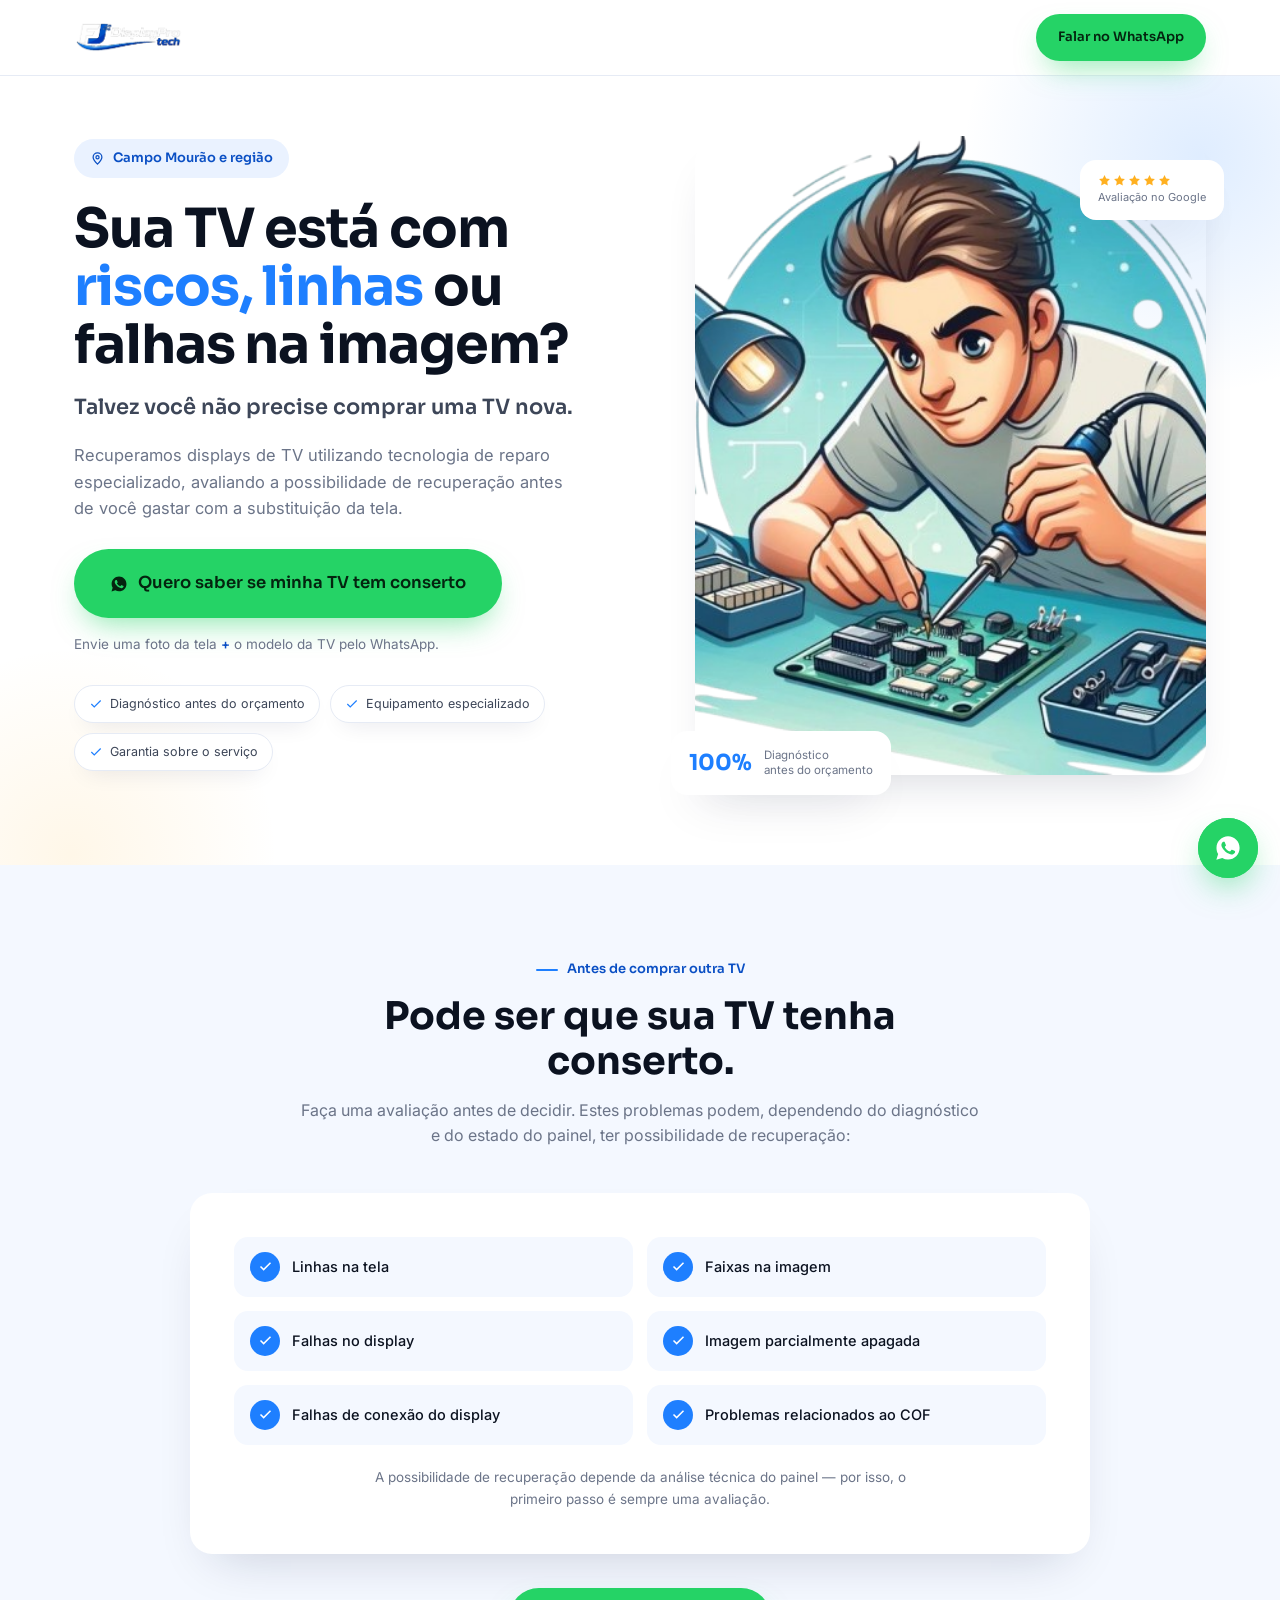
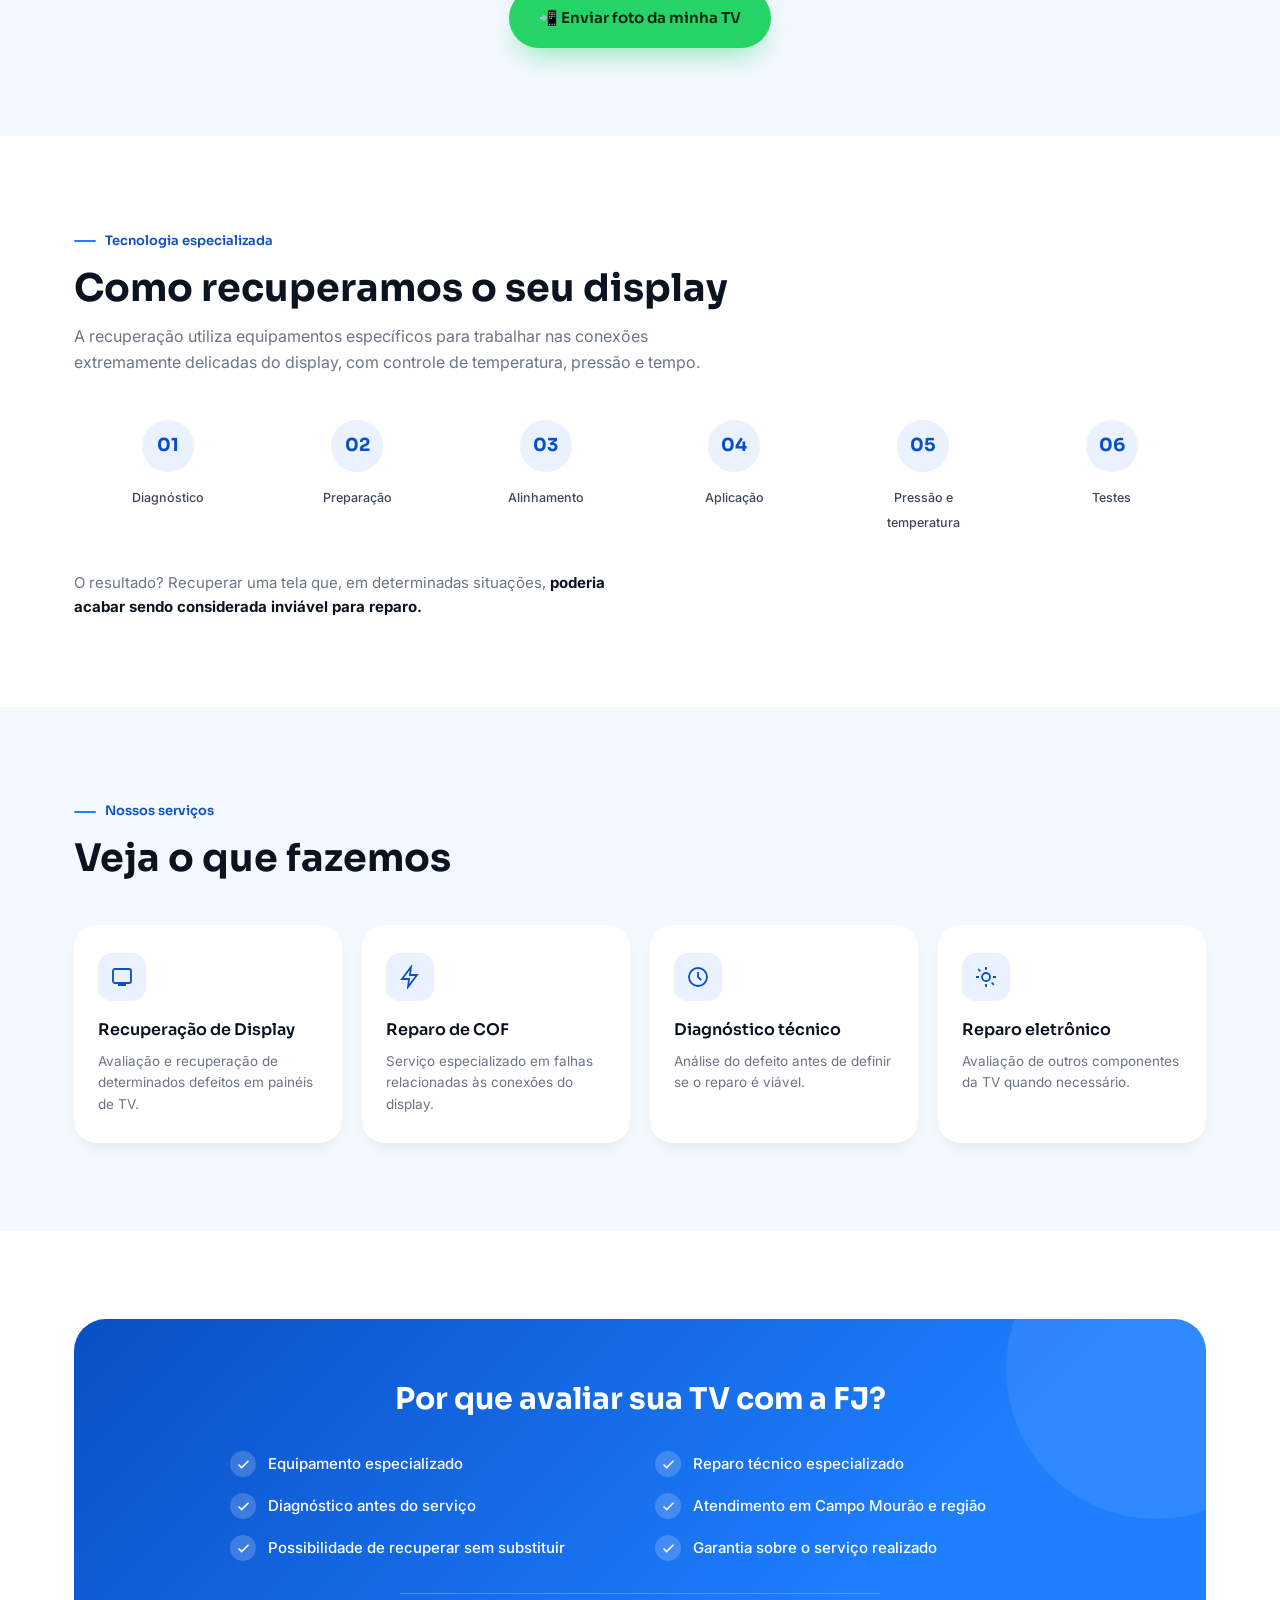
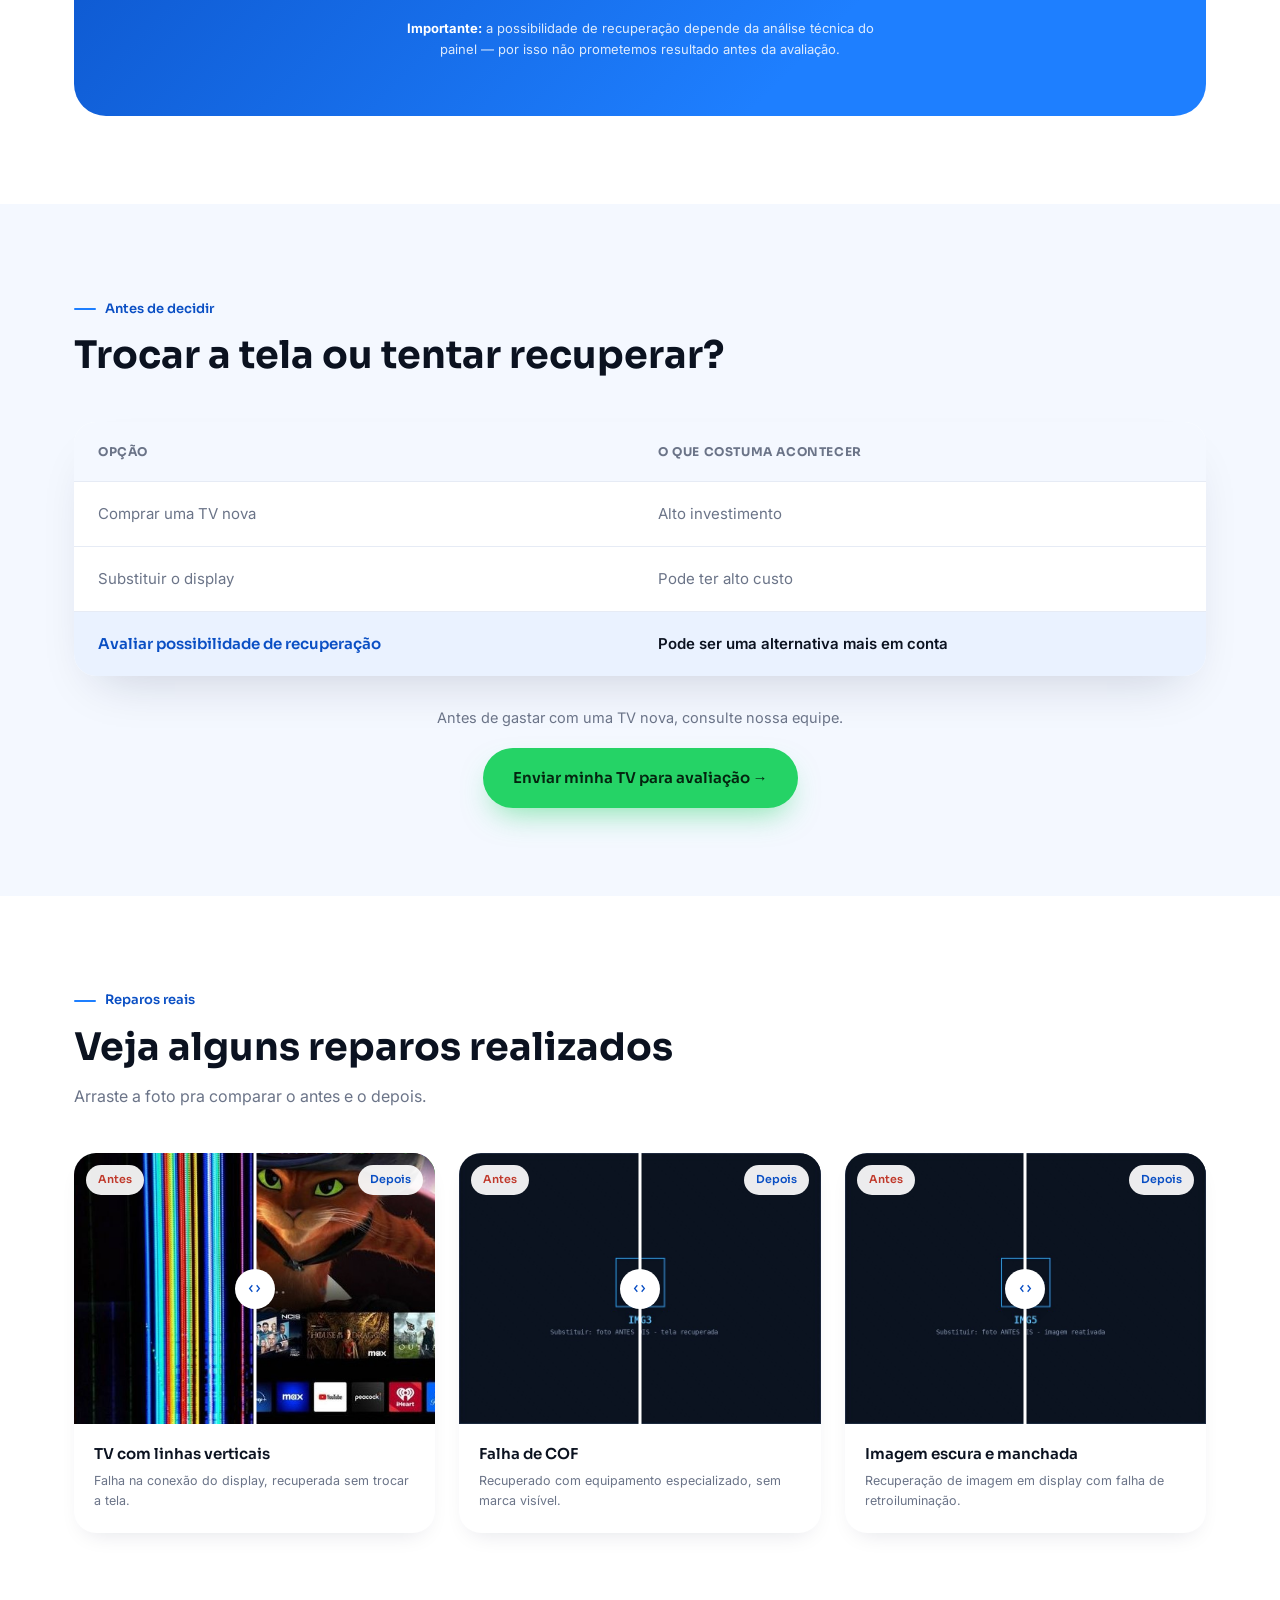
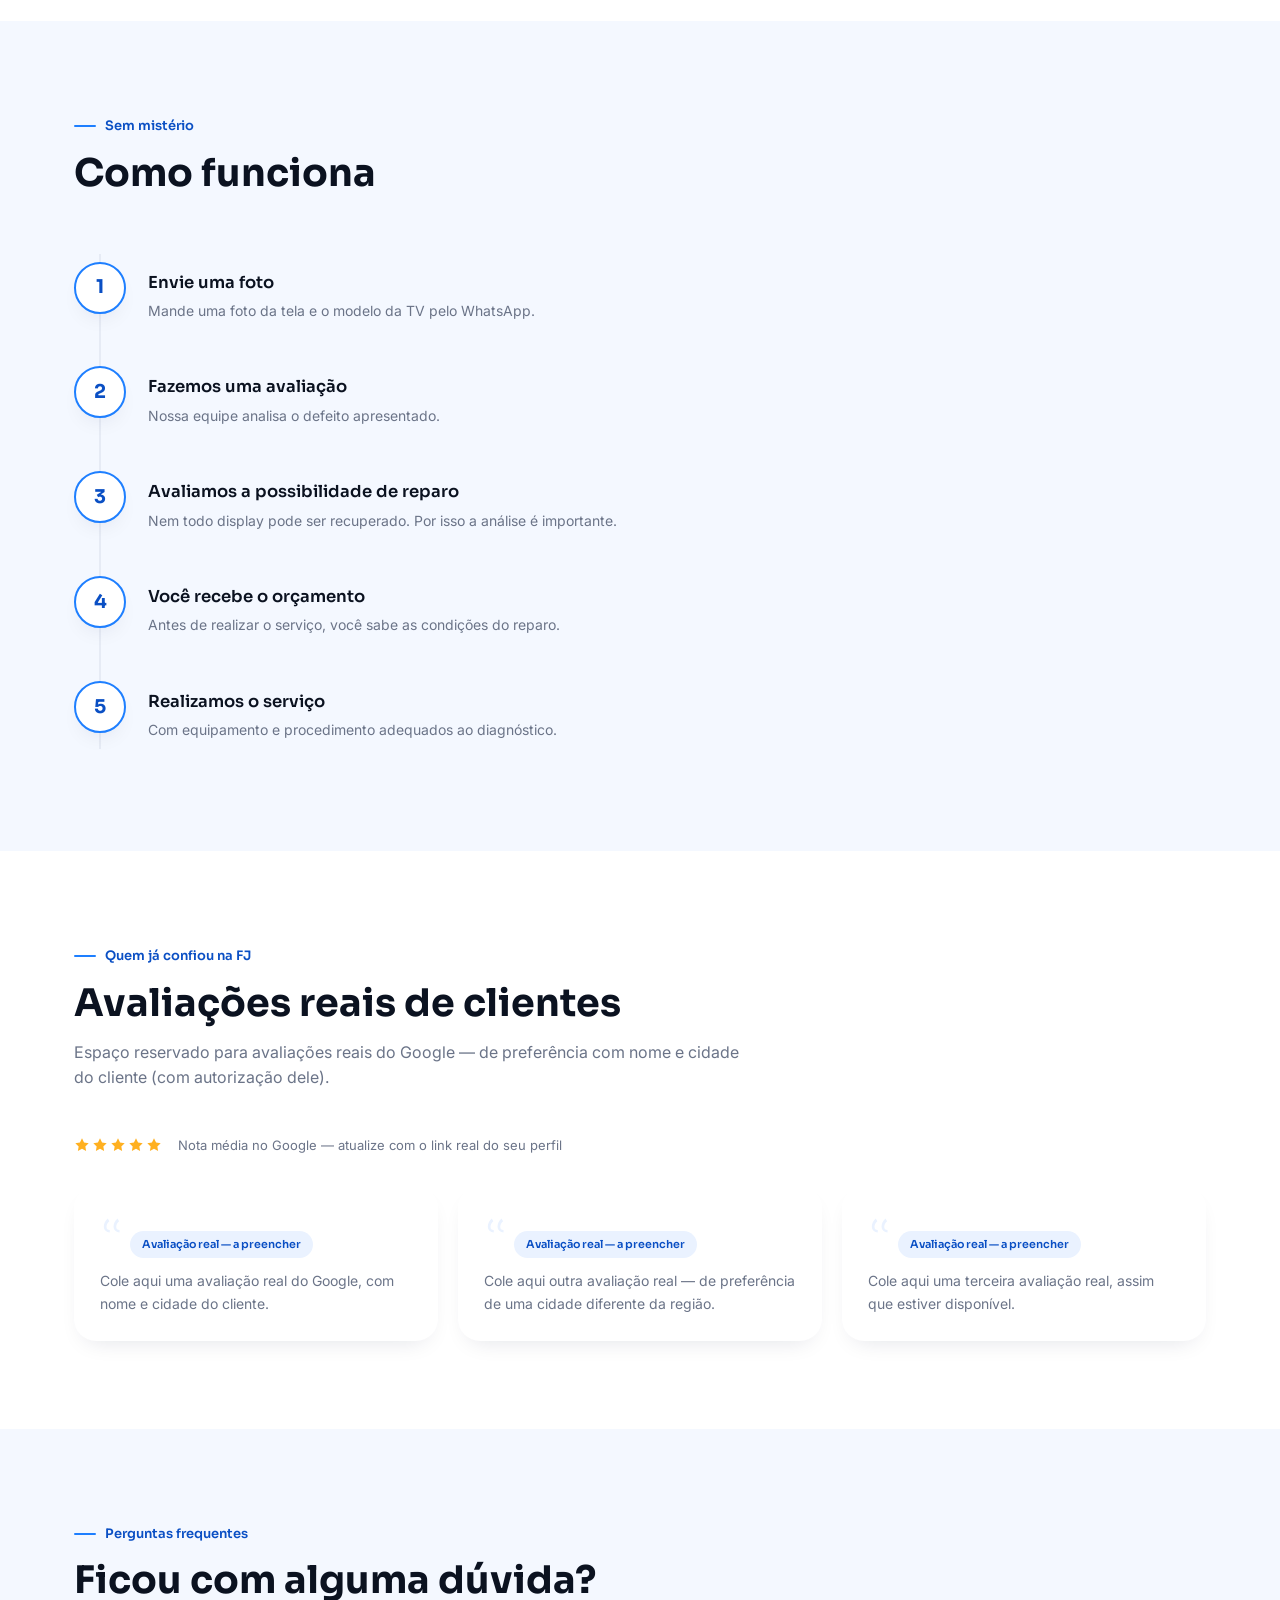
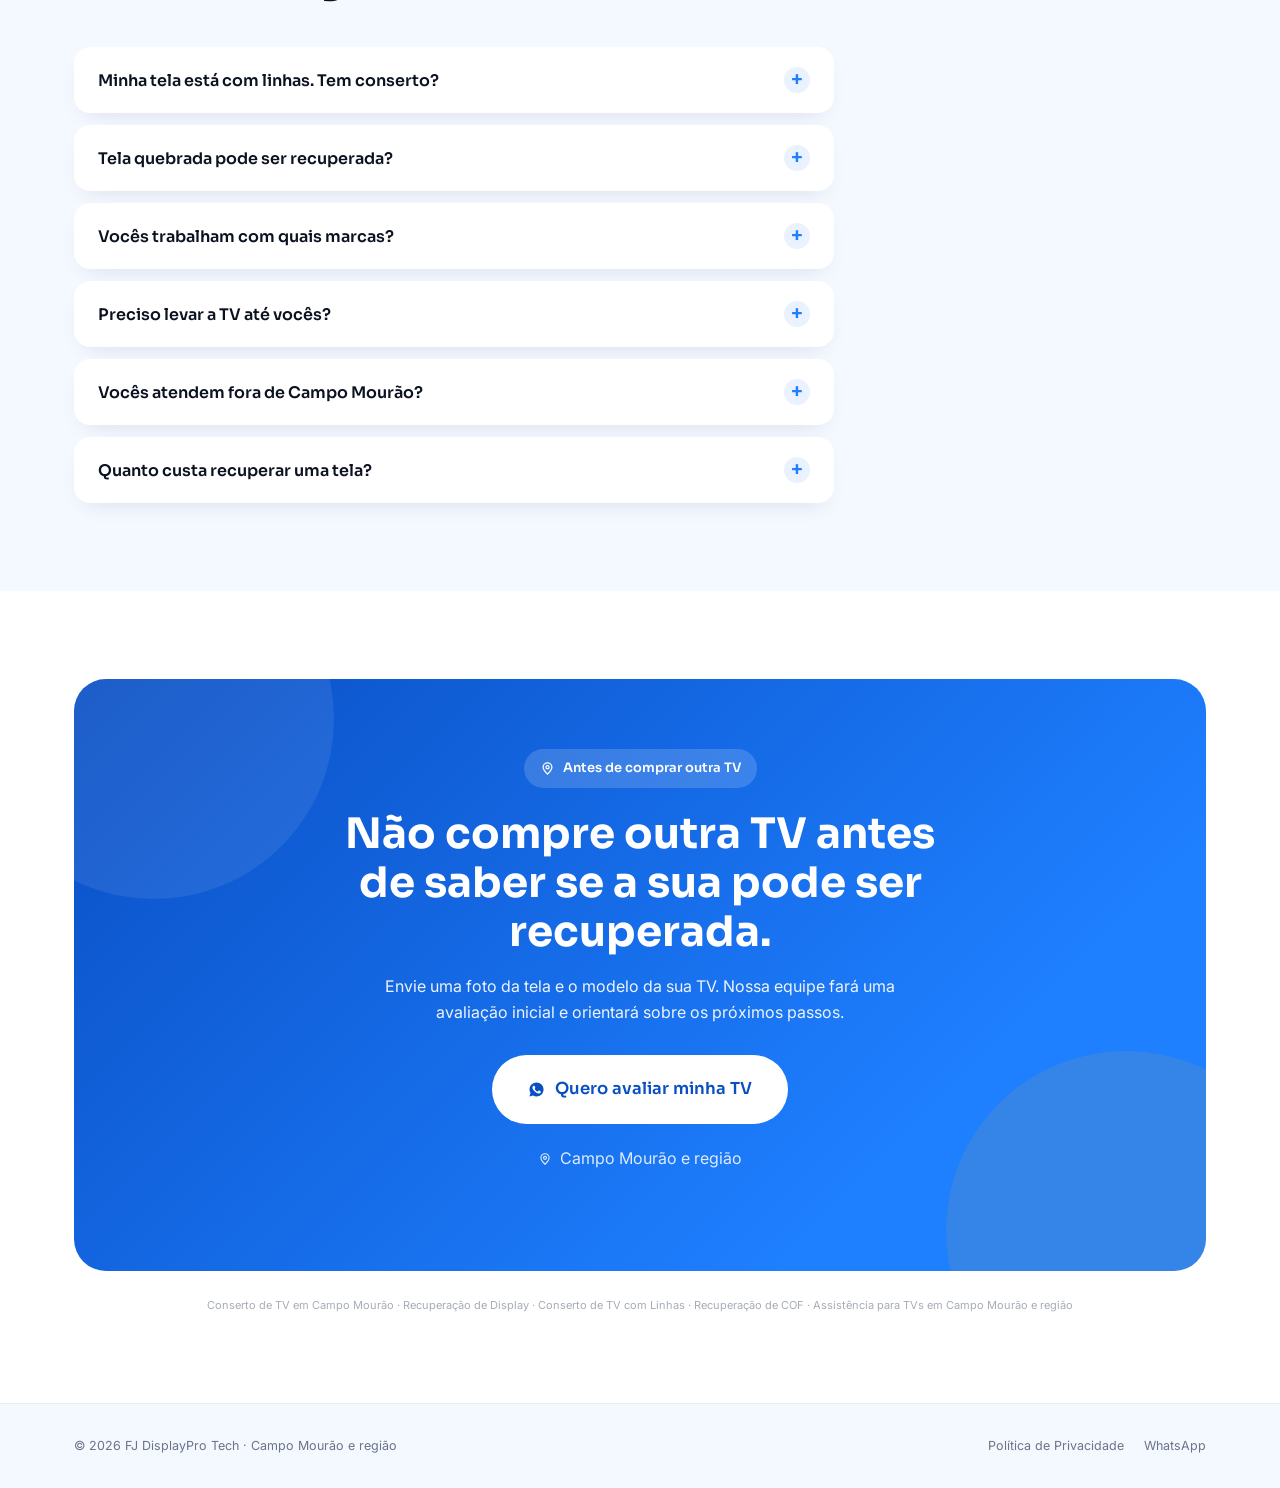
<file: index.html>
<!DOCTYPE html>
<html lang="pt-BR">
<head>
<meta charset="UTF-8">
<meta name="viewport" content="width=device-width, initial-scale=1.0">
<title>Sua TV Está com Riscos, Linhas ou Falhas na Imagem? | FJ DisplayPro Tech</title>
<meta name="description" content="Talvez você não precise comprar uma TV nova. Recuperamos displays de TV com tecnologia especializada. Envie uma foto da tela e o modelo pelo WhatsApp — Campo Mourão e região.">
<link rel="preconnect" href="https://fonts.googleapis.com">
<link href="https://fonts.googleapis.com/css2?family=Sora:wght@500;600;700;800&family=Inter:wght@400;500;600&display=swap" rel="stylesheet">
<link rel="stylesheet" href="style.css">
</head>
<body>

<!-- ============================== HEADER ============================== -->
<header>
  <div class="header-inner">
    <img class="logo-img" src="logo-mark.png" alt="FJ DisplayPro Tech">
    <a href="https://wa.me/5544997722707?text=Ol%C3%A1!%20Vi%20a%20p%C3%A1gina%20da%20FJ%20DisplayPro%20Tech%20e%20gostaria%20de%20saber%20se%20minha%20TV%20pode%20ter%20o%20display%20recuperado.%20Vou%20enviar%20uma%20foto%20da%20tela%20e%20o%20modelo." target="_blank" rel="noopener" class="btn btn-primary btn-sm">Falar no WhatsApp</a>
  </div>
</header>

<!-- ============================== HERO ============================== -->
<section class="hero">
  <div class="wrap hero-grid">
    <div>
      <span class="badge-pill">
        <svg width="15" height="15" viewBox="0 0 24 24" fill="none" stroke="currentColor" stroke-width="2"><path d="M12 21s-7-6.5-7-11a7 7 0 0 1 14 0c0 4.5-7 11-7 11z"/><circle cx="12" cy="10" r="2.5"/></svg>
        Campo Mourão e região
      </span>
      <h1>Sua TV está com <span class="accent">riscos, linhas</span> ou falhas na imagem?</h1>
      <p class="sub">Talvez você não precise comprar uma TV nova.</p>
      <p class="lead">Recuperamos displays de TV utilizando tecnologia de reparo especializado, avaliando a possibilidade de recuperação antes de você gastar com a substituição da tela.</p>
      <div class="cta-row">
        <a href="https://wa.me/5544997722707?text=Ol%C3%A1!%20Quero%20saber%20se%20minha%20TV%20tem%20conserto.%20Vou%20enviar%20uma%20foto%20da%20tela%20e%20o%20modelo." target="_blank" rel="noopener" class="btn btn-primary btn-lg">
          <svg width="18" height="18" viewBox="0 0 24 24" fill="currentColor"><path d="M12.04 2C6.58 2 2.13 6.45 2.13 11.91c0 1.87.5 3.63 1.44 5.15L2 22l5.09-1.53a9.87 9.87 0 0 0 4.95 1.33h.01c5.46 0 9.9-4.45 9.9-9.9C21.96 6.44 17.5 2 12.04 2zm5.8 14.1c-.24.68-1.4 1.32-1.94 1.4-.5.08-1.12.11-1.8-.11-.42-.14-.96-.31-1.65-.62-2.9-1.25-4.8-4.17-4.94-4.36-.14-.2-1.17-1.56-1.17-2.98 0-1.41.74-2.1 1-2.4.27-.28.58-.35.78-.35.19 0 .38 0 .55.01.18.01.42-.07.65.5.24.58.81 2 .88 2.14.07.14.12.31.02.5-.1.19-.15.3-.3.47-.15.16-.31.36-.44.49-.15.14-.3.3-.13.6.17.29.75 1.24 1.62 2.01 1.11 1 2.05 1.31 2.35 1.46.29.14.46.12.63-.07.17-.19.72-.84.92-1.13.19-.29.39-.24.65-.14.27.1 1.68.79 1.97.94.29.14.48.21.55.33.07.13.07.72-.17 1.4z"/></svg>
          Quero saber se minha TV tem conserto
        </a>
      </div>
      <p class="micro">Envie uma foto da tela <b>+</b> o modelo da TV pelo WhatsApp.</p>
      <div class="trust-chips">
        <span class="trust-chip"><svg width="14" height="14" viewBox="0 0 24 24" fill="none" stroke="currentColor" stroke-width="2"><path d="M20 6L9 17l-5-5"/></svg> Diagnóstico antes do orçamento</span>
        <span class="trust-chip"><svg width="14" height="14" viewBox="0 0 24 24" fill="none" stroke="currentColor" stroke-width="2"><path d="M20 6L9 17l-5-5"/></svg> Equipamento especializado</span>
        <span class="trust-chip"><svg width="14" height="14" viewBox="0 0 24 24" fill="none" stroke="currentColor" stroke-width="2"><path d="M20 6L9 17l-5-5"/></svg> Garantia sobre o serviço</span>
      </div>
    </div>
    <div class="hero-photo-wrap">
      <div class="hero-photo">
        <img src="img8.jpg" alt="Técnico da FJ DisplayPro Tech trabalhando na recuperação de um display">
      </div>
      <div class="float-card stat">
        <div class="num">100%</div>
        <div class="lbl">Diagnóstico<br>antes do orçamento</div>
      </div>
      <div class="float-card rating">
        <div>
          <div class="stars">
            <svg width="13" height="13" viewBox="0 0 24 24" fill="currentColor"><path d="M12 2l3.09 6.26L22 9.27l-5 4.87L18.18 21 12 17.77 5.82 21 7 14.14l-5-4.87 6.91-1.01L12 2z"/></svg>
            <svg width="13" height="13" viewBox="0 0 24 24" fill="currentColor"><path d="M12 2l3.09 6.26L22 9.27l-5 4.87L18.18 21 12 17.77 5.82 21 7 14.14l-5-4.87 6.91-1.01L12 2z"/></svg>
            <svg width="13" height="13" viewBox="0 0 24 24" fill="currentColor"><path d="M12 2l3.09 6.26L22 9.27l-5 4.87L18.18 21 12 17.77 5.82 21 7 14.14l-5-4.87 6.91-1.01L12 2z"/></svg>
            <svg width="13" height="13" viewBox="0 0 24 24" fill="currentColor"><path d="M12 2l3.09 6.26L22 9.27l-5 4.87L18.18 21 12 17.77 5.82 21 7 14.14l-5-4.87 6.91-1.01L12 2z"/></svg>
            <svg width="13" height="13" viewBox="0 0 24 24" fill="currentColor"><path d="M12 2l3.09 6.26L22 9.27l-5 4.87L18.18 21 12 17.77 5.82 21 7 14.14l-5-4.87 6.91-1.01L12 2z"/></svg>
          </div>
          <span>Avaliação no Google</span>
        </div>
      </div>
    </div>
  </div>
</section>

<!-- ============================== PODE TER CONSERTO ============================== -->
<section id="pode-ter-conserto" class="bg-soft">
  <div class="wrap">
    <div class="section-head center">
      <span class="eyebrow center">Antes de comprar outra TV</span>
      <h2>Pode ser que sua TV tenha conserto.</h2>
      <p>Faça uma avaliação antes de decidir. Estes problemas podem, dependendo do diagnóstico e do estado do painel, ter possibilidade de recuperação:</p>
    </div>
    <div class="problems-card center">
      <div class="problems-grid">
        <div class="problem-pill"><span class="ic"><svg width="15" height="15" viewBox="0 0 24 24" fill="none" stroke="currentColor" stroke-width="2.4"><path d="M20 6L9 17l-5-5"/></svg></span>Linhas na tela</div>
        <div class="problem-pill"><span class="ic"><svg width="15" height="15" viewBox="0 0 24 24" fill="none" stroke="currentColor" stroke-width="2.4"><path d="M20 6L9 17l-5-5"/></svg></span>Faixas na imagem</div>
        <div class="problem-pill"><span class="ic"><svg width="15" height="15" viewBox="0 0 24 24" fill="none" stroke="currentColor" stroke-width="2.4"><path d="M20 6L9 17l-5-5"/></svg></span>Falhas no display</div>
        <div class="problem-pill"><span class="ic"><svg width="15" height="15" viewBox="0 0 24 24" fill="none" stroke="currentColor" stroke-width="2.4"><path d="M20 6L9 17l-5-5"/></svg></span>Imagem parcialmente apagada</div>
        <div class="problem-pill"><span class="ic"><svg width="15" height="15" viewBox="0 0 24 24" fill="none" stroke="currentColor" stroke-width="2.4"><path d="M20 6L9 17l-5-5"/></svg></span>Falhas de conexão do display</div>
        <div class="problem-pill"><span class="ic"><svg width="15" height="15" viewBox="0 0 24 24" fill="none" stroke="currentColor" stroke-width="2.4"><path d="M20 6L9 17l-5-5"/></svg></span>Problemas relacionados ao COF</div>
      </div>
      <p class="note-box center">A possibilidade de recuperação depende da análise técnica do painel — por isso, o primeiro passo é sempre uma avaliação.</p>
    </div>
    <div class="center-cta">
      <a href="https://wa.me/5544997722707?text=Ol%C3%A1!%20Vou%20enviar%20uma%20foto%20da%20minha%20TV%20para%20avalia%C3%A7%C3%A3o." target="_blank" rel="noopener" class="btn btn-primary">📲 Enviar foto da minha TV</a>
    </div>
  </div>
</section>

<!-- ============================== PROCESSO ACF ============================== -->
<section>
  <div class="wrap">
    <div class="section-head">
      <span class="eyebrow">Tecnologia especializada</span>
      <h2>Como recuperamos o seu display</h2>
      <p>A recuperação utiliza equipamentos específicos para trabalhar nas conexões extremamente delicadas do display, com controle de temperatura, pressão e tempo.</p>
    </div>
    <div class="process-track">
      <div class="process-node"><div class="circle">01</div><span>Diagnóstico</span></div>
      <div class="process-node"><div class="circle">02</div><span>Preparação</span></div>
      <div class="process-node"><div class="circle">03</div><span>Alinhamento</span></div>
      <div class="process-node"><div class="circle">04</div><span>Aplicação</span></div>
      <div class="process-node"><div class="circle">05</div><span>Pressão e<br>temperatura</span></div>
      <div class="process-node"><div class="circle">06</div><span>Testes</span></div>
    </div>
    <p class="process-note">O resultado? Recuperar uma tela que, em determinadas situações, <strong>poderia acabar sendo considerada inviável para reparo.</strong></p>
  </div>
</section>

<!-- ============================== VEJA O QUE FAZEMOS ============================== -->
<section id="servicos" class="bg-soft">
  <div class="wrap">
    <div class="section-head">
      <span class="eyebrow">Nossos serviços</span>
      <h2>Veja o que fazemos</h2>
    </div>
    <div class="services-grid">
      <div class="service-card">
        <span class="ic"><svg width="24" height="24" viewBox="0 0 24 24" fill="none" stroke="currentColor" stroke-width="1.8"><rect x="3" y="4" width="18" height="14" rx="2"/><path d="M8 20h8M12 18v2"/></svg></span>
        <h3>Recuperação de Display</h3>
        <p>Avaliação e recuperação de determinados defeitos em painéis de TV.</p>
      </div>
      <div class="service-card">
        <span class="ic"><svg width="24" height="24" viewBox="0 0 24 24" fill="none" stroke="currentColor" stroke-width="1.8"><path d="M13 2 4 14h7l-1 8 9-12h-7l1-8z"/></svg></span>
        <h3>Reparo de COF</h3>
        <p>Serviço especializado em falhas relacionadas às conexões do display.</p>
      </div>
      <div class="service-card">
        <span class="ic"><svg width="24" height="24" viewBox="0 0 24 24" fill="none" stroke="currentColor" stroke-width="1.8"><circle cx="12" cy="12" r="9"/><path d="M12 7v5l3 3"/></svg></span>
        <h3>Diagnóstico técnico</h3>
        <p>Análise do defeito antes de definir se o reparo é viável.</p>
      </div>
      <div class="service-card">
        <span class="ic"><svg width="24" height="24" viewBox="0 0 24 24" fill="none" stroke="currentColor" stroke-width="1.8"><circle cx="12" cy="12" r="4"/><path d="M12 2v3M12 19v3M4.2 4.2l2.1 2.1M17.7 17.7l2.1 2.1M2 12h3M19 12h3"/></svg></span>
        <h3>Reparo eletrônico</h3>
        <p>Avaliação de outros componentes da TV quando necessário.</p>
      </div>
    </div>
  </div>
</section>

<!-- ============================== POR QUE AVALIAR COM A FJ ============================== -->
<section>
  <div class="wrap">
    <div class="why-band">
      <h2>Por que avaliar sua TV com a FJ?</h2>
      <div class="why-list">
        <div class="why-item"><span class="ic"><svg width="15" height="15" viewBox="0 0 24 24" fill="none" stroke="currentColor" stroke-width="2.4"><path d="M20 6L9 17l-5-5"/></svg></span>Equipamento especializado</div>
        <div class="why-item"><span class="ic"><svg width="15" height="15" viewBox="0 0 24 24" fill="none" stroke="currentColor" stroke-width="2.4"><path d="M20 6L9 17l-5-5"/></svg></span>Reparo técnico especializado</div>
        <div class="why-item"><span class="ic"><svg width="15" height="15" viewBox="0 0 24 24" fill="none" stroke="currentColor" stroke-width="2.4"><path d="M20 6L9 17l-5-5"/></svg></span>Diagnóstico antes do serviço</div>
        <div class="why-item"><span class="ic"><svg width="15" height="15" viewBox="0 0 24 24" fill="none" stroke="currentColor" stroke-width="2.4"><path d="M20 6L9 17l-5-5"/></svg></span>Atendimento em Campo Mourão e região</div>
        <div class="why-item"><span class="ic"><svg width="15" height="15" viewBox="0 0 24 24" fill="none" stroke="currentColor" stroke-width="2.4"><path d="M20 6L9 17l-5-5"/></svg></span>Possibilidade de recuperar sem substituir</div>
        <div class="why-item"><span class="ic"><svg width="15" height="15" viewBox="0 0 24 24" fill="none" stroke="currentColor" stroke-width="2.4"><path d="M20 6L9 17l-5-5"/></svg></span>Garantia sobre o serviço realizado</div>
      </div>
      <p class="why-disclaimer"><strong>Importante:</strong> a possibilidade de recuperação depende da análise técnica do painel — por isso não prometemos resultado antes da avaliação.</p>
    </div>
  </div>
</section>

<!-- ============================== COMPARAÇÃO ============================== -->
<section class="bg-soft">
  <div class="wrap">
    <div class="section-head">
      <span class="eyebrow">Antes de decidir</span>
      <h2>Trocar a tela ou tentar recuperar?</h2>
    </div>
    <div class="compare-card">
      <table class="compare-table">
        <thead><tr><th>Opção</th><th>O que costuma acontecer</th></tr></thead>
        <tbody>
          <tr><td>Comprar uma TV nova</td><td>Alto investimento</td></tr>
          <tr><td>Substituir o display</td><td>Pode ter alto custo</td></tr>
          <tr class="highlight"><td>Avaliar possibilidade de recuperação</td><td>Pode ser uma alternativa mais em conta</td></tr>
        </tbody>
      </table>
    </div>
    <div class="compare-cta">
      <p style="color:var(--muted);font-size:14.5px;margin-bottom:18px">Antes de gastar com uma TV nova, consulte nossa equipe.</p>
      <a href="https://wa.me/5544997722707?text=Ol%C3%A1!%20Quero%20enviar%20minha%20TV%20para%20avalia%C3%A7%C3%A3o%20antes%20de%20comprar%20outra." target="_blank" rel="noopener" class="btn btn-primary">Enviar minha TV para avaliação →</a>
    </div>
  </div>
</section>

<!-- ============================== ANTES E DEPOIS ============================== -->
<section id="antes-depois">
  <div class="wrap">
    <div class="section-head">
      <span class="eyebrow">Reparos reais</span>
      <h2>Veja alguns reparos realizados</h2>
      <p>Arraste a foto pra comparar o antes e o depois.</p>
    </div>
    <div class="cases-row">
      <div class="case">
        <div class="compare" data-compare>
          <img class="before" src="img1.jpg" alt="Antes: TV com linhas">
          <img class="after" src="img2.jpg" alt="Depois: tela recuperada">
          <div class="seam"></div>
          <div class="tag tag-before">Antes</div>
          <div class="tag tag-after">Depois</div>
          <div class="handle" aria-hidden="true"><svg width="13" height="13" viewBox="0 0 24 24" fill="none" stroke="currentColor" stroke-width="2.4"><path d="M8 6l-5 6 5 6M16 6l5 6-5 6"/></svg></div>
          <input type="range" min="0" max="100" value="50" aria-label="Arraste para comparar">
        </div>
        <div class="case-body"><h3>TV com linhas verticais</h3><p>Falha na conexão do display, recuperada sem trocar a tela.</p></div>
      </div>
      <div class="case">
        <div class="compare" data-compare>
          <img class="before" src="img3.jpg" alt="Antes: riscos na tela">
          <img class="after" src="img4.jpg" alt="Depois: tela recuperada">
          <div class="seam"></div>
          <div class="tag tag-before">Antes</div>
          <div class="tag tag-after">Depois</div>
          <div class="handle" aria-hidden="true"><svg width="13" height="13" viewBox="0 0 24 24" fill="none" stroke="currentColor" stroke-width="2.4"><path d="M8 6l-5 6 5 6M16 6l5 6-5 6"/></svg></div>
          <input type="range" min="0" max="100" value="50" aria-label="Arraste para comparar">
        </div>
        <div class="case-body"><h3>Falha de COF</h3><p>Recuperado com equipamento especializado, sem marca visível.</p></div>
      </div>
      <div class="case">
        <div class="compare" data-compare>
          <img class="before" src="img5.jpg" alt="Antes: imagem escura">
          <img class="after" src="img6.jpg" alt="Depois: imagem recuperada">
          <div class="seam"></div>
          <div class="tag tag-before">Antes</div>
          <div class="tag tag-after">Depois</div>
          <div class="handle" aria-hidden="true"><svg width="13" height="13" viewBox="0 0 24 24" fill="none" stroke="currentColor" stroke-width="2.4"><path d="M8 6l-5 6 5 6M16 6l5 6-5 6"/></svg></div>
          <input type="range" min="0" max="100" value="50" aria-label="Arraste para comparar">
        </div>
        <div class="case-body"><h3>Imagem escura e manchada</h3><p>Recuperação de imagem em display com falha de retroiluminação.</p></div>
      </div>
    </div>
  </div>
</section>

<!-- ============================== COMO FUNCIONA ============================== -->
<section class="bg-soft">
  <div class="wrap">
    <div class="section-head">
      <span class="eyebrow">Sem mistério</span>
      <h2>Como funciona</h2>
    </div>
    <div class="steps-track">
      <div class="step-row"><span class="n">1</span><div><h3>Envie uma foto</h3><p>Mande uma foto da tela e o modelo da TV pelo WhatsApp.</p></div></div>
      <div class="step-row"><span class="n">2</span><div><h3>Fazemos uma avaliação</h3><p>Nossa equipe analisa o defeito apresentado.</p></div></div>
      <div class="step-row"><span class="n">3</span><div><h3>Avaliamos a possibilidade de reparo</h3><p>Nem todo display pode ser recuperado. Por isso a análise é importante.</p></div></div>
      <div class="step-row"><span class="n">4</span><div><h3>Você recebe o orçamento</h3><p>Antes de realizar o serviço, você sabe as condições do reparo.</p></div></div>
      <div class="step-row"><span class="n">5</span><div><h3>Realizamos o serviço</h3><p>Com equipamento e procedimento adequados ao diagnóstico.</p></div></div>
    </div>
  </div>
</section>

<!-- ============================== PROVA SOCIAL ============================== -->
<section id="depoimentos">
  <div class="wrap">
    <div class="section-head">
      <span class="eyebrow">Quem já confiou na FJ</span>
      <h2>Avaliações reais de clientes</h2>
      <p>Espaço reservado para avaliações reais do Google — de preferência com nome e cidade do cliente (com autorização dele).</p>
    </div>
    <div class="review-summary">
      <div class="stars">
        <svg width="16" height="16" viewBox="0 0 24 24" fill="currentColor"><path d="M12 2l3.09 6.26L22 9.27l-5 4.87L18.18 21 12 17.77 5.82 21 7 14.14l-5-4.87 6.91-1.01L12 2z"/></svg>
        <svg width="16" height="16" viewBox="0 0 24 24" fill="currentColor"><path d="M12 2l3.09 6.26L22 9.27l-5 4.87L18.18 21 12 17.77 5.82 21 7 14.14l-5-4.87 6.91-1.01L12 2z"/></svg>
        <svg width="16" height="16" viewBox="0 0 24 24" fill="currentColor"><path d="M12 2l3.09 6.26L22 9.27l-5 4.87L18.18 21 12 17.77 5.82 21 7 14.14l-5-4.87 6.91-1.01L12 2z"/></svg>
        <svg width="16" height="16" viewBox="0 0 24 24" fill="currentColor"><path d="M12 2l3.09 6.26L22 9.27l-5 4.87L18.18 21 12 17.77 5.82 21 7 14.14l-5-4.87 6.91-1.01L12 2z"/></svg>
        <svg width="16" height="16" viewBox="0 0 24 24" fill="currentColor"><path d="M12 2l3.09 6.26L22 9.27l-5 4.87L18.18 21 12 17.77 5.82 21 7 14.14l-5-4.87 6.91-1.01L12 2z"/></svg>
      </div>
      <span>Nota média no Google — atualize com o link real do seu perfil</span>
    </div>
    <div class="reviews-grid">
      <div class="review-card">
        <svg class="quote-ic" width="26" height="26" viewBox="0 0 24 24" fill="currentColor"><path d="M7.17 6C4.87 8.06 3.5 10.68 3.5 13.5a5.5 5.5 0 0 0 5.5 5.5v-2.5A3 3 0 0 1 6 13.5c0-1.9 1-3.7 2.6-5L7.17 6zm9 0c-2.3 2.06-3.67 4.68-3.67 7.5a5.5 5.5 0 0 0 5.5 5.5v-2.5a3 3 0 0 1-3-3c0-1.9 1-3.7 2.6-5L16.17 6z"/></svg>
        <span class="rtag">Avaliação real — a preencher</span>
        <p>Cole aqui uma avaliação real do Google, com nome e cidade do cliente.</p>
      </div>
      <div class="review-card">
        <svg class="quote-ic" width="26" height="26" viewBox="0 0 24 24" fill="currentColor"><path d="M7.17 6C4.87 8.06 3.5 10.68 3.5 13.5a5.5 5.5 0 0 0 5.5 5.5v-2.5A3 3 0 0 1 6 13.5c0-1.9 1-3.7 2.6-5L7.17 6zm9 0c-2.3 2.06-3.67 4.68-3.67 7.5a5.5 5.5 0 0 0 5.5 5.5v-2.5a3 3 0 0 1-3-3c0-1.9 1-3.7 2.6-5L16.17 6z"/></svg>
        <span class="rtag">Avaliação real — a preencher</span>
        <p>Cole aqui outra avaliação real — de preferência de uma cidade diferente da região.</p>
      </div>
      <div class="review-card">
        <svg class="quote-ic" width="26" height="26" viewBox="0 0 24 24" fill="currentColor"><path d="M7.17 6C4.87 8.06 3.5 10.68 3.5 13.5a5.5 5.5 0 0 0 5.5 5.5v-2.5A3 3 0 0 1 6 13.5c0-1.9 1-3.7 2.6-5L7.17 6zm9 0c-2.3 2.06-3.67 4.68-3.67 7.5a5.5 5.5 0 0 0 5.5 5.5v-2.5a3 3 0 0 1-3-3c0-1.9 1-3.7 2.6-5L16.17 6z"/></svg>
        <span class="rtag">Avaliação real — a preencher</span>
        <p>Cole aqui uma terceira avaliação real, assim que estiver disponível.</p>
      </div>
    </div>
  </div>
</section>

<!-- ============================== FAQ ============================== -->
<section class="bg-soft">
  <div class="wrap">
    <div class="section-head">
      <span class="eyebrow">Perguntas frequentes</span>
      <h2>Ficou com alguma dúvida?</h2>
    </div>
    <div class="faq">
      <details>
        <summary>Minha tela está com linhas. Tem conserto?</summary>
        <p class="a">Depende da origem da falha e das condições do painel. Envie uma foto para uma avaliação inicial.</p>
      </details>
      <details>
        <summary>Tela quebrada pode ser recuperada?</summary>
        <p class="a">Tela fisicamente quebrada é diferente de uma falha de conexão ou defeito eletrônico. É necessária avaliação.</p>
      </details>
      <details>
        <summary>Vocês trabalham com quais marcas?</summary>
        <p class="a">Atendemos as principais marcas de TV do mercado. Envie o modelo da sua TV pelo WhatsApp para confirmarmos.</p>
      </details>
      <details>
        <summary>Preciso levar a TV até vocês?</summary>
        <p class="a">Na maioria dos casos sim — mande uma mensagem pelo WhatsApp que explicamos como funciona o atendimento.</p>
      </details>
      <details>
        <summary>Vocês atendem fora de Campo Mourão?</summary>
        <p class="a">Sim, atendemos Campo Mourão, Peabiru, Luiziana, Farol e cidades da região.</p>
      </details>
      <details>
        <summary>Quanto custa recuperar uma tela?</summary>
        <p class="a">O valor depende do modelo da TV e do defeito apresentado. Fazemos uma avaliação antes de passar qualquer orçamento.</p>
      </details>
    </div>
  </div>
</section>

<!-- ============================== CTA FINAL ============================== -->
<section id="orcamento">
  <div class="wrap">
    <div class="final-cta">
      <div class="inner">
        <span class="badge-pill" style="background:rgba(255,255,255,.16);color:#fff">
          <svg width="15" height="15" viewBox="0 0 24 24" fill="none" stroke="currentColor" stroke-width="2"><path d="M12 21s-7-6.5-7-11a7 7 0 0 1 14 0c0 4.5-7 11-7 11z"/><circle cx="12" cy="10" r="2.5"/></svg>
          Antes de comprar outra TV
        </span>
        <h2>Não compre outra TV antes de saber se a sua pode ser recuperada.</h2>
        <p>Envie uma foto da tela e o modelo da sua TV. Nossa equipe fará uma avaliação inicial e orientará sobre os próximos passos.</p>
        <a href="https://wa.me/5544997722707?text=Ol%C3%A1!%20Vi%20a%20p%C3%A1gina%20da%20FJ%20DisplayPro%20Tech%20e%20gostaria%20de%20saber%20se%20minha%20TV%20pode%20ter%20o%20display%20recuperado.%20Vou%20enviar%20uma%20foto%20da%20tela%20e%20o%20modelo." target="_blank" rel="noopener" class="btn btn-white btn-lg">
          <svg width="17" height="17" viewBox="0 0 24 24" fill="currentColor"><path d="M12.04 2C6.58 2 2.13 6.45 2.13 11.91c0 1.87.5 3.63 1.44 5.15L2 22l5.09-1.53a9.87 9.87 0 0 0 4.95 1.33h.01c5.46 0 9.9-4.45 9.9-9.9C21.96 6.44 17.5 2 12.04 2zm5.8 14.1c-.24.68-1.4 1.32-1.94 1.4-.5.08-1.12.11-1.8-.11-.42-.14-.96-.31-1.65-.62-2.9-1.25-4.8-4.17-4.94-4.36-.14-.2-1.17-1.56-1.17-2.98 0-1.41.74-2.1 1-2.4.27-.28.58-.35.78-.35.19 0 .38 0 .55.01.18.01.42-.07.65.5.24.58.81 2 .88 2.14.07.14.12.31.02.5-.1.19-.15.3-.3.47-.15.16-.31.36-.44.49-.15.14-.3.3-.13.6.17.29.75 1.24 1.62 2.01 1.11 1 2.05 1.31 2.35 1.46.29.14.46.12.63-.07.17-.19.72-.84.92-1.13.19-.29.39-.24.65-.14.27.1 1.68.79 1.97.94.29.14.48.21.55.33.07.13.07.72-.17 1.4z"/></svg>
          Quero avaliar minha TV
        </a>
        <p class="area">
          <svg width="14" height="14" viewBox="0 0 24 24" fill="none" stroke="currentColor" stroke-width="2"><path d="M12 21s-7-6.5-7-11a7 7 0 0 1 14 0c0 4.5-7 11-7 11z"/><circle cx="12" cy="10" r="2.5"/></svg>
          Campo Mourão e região
        </p>
      </div>
    </div>
    <p class="seo-note">Conserto de TV em Campo Mourão · Recuperação de Display · Conserto de TV com Linhas · Recuperação de COF · Assistência para TVs em Campo Mourão e região</p>
  </div>
</section>

<!-- ============================== FOOTER ============================== -->
<footer>
  <div class="wrap footer-inner">
    <p>© <span id="year"></span> FJ DisplayPro Tech · Campo Mourão e região</p>
    <div class="footer-links">
      <a href="privacidade.html">Política de Privacidade</a>
      <a href="https://wa.me/5544997722707" target="_blank" rel="noopener">WhatsApp</a>
    </div>
  </div>
</footer>

<!-- ============================== BOLHA FLUTUANTE WHATSAPP ============================== -->
<a class="wa-float" href="https://wa.me/5544997722707?text=Ol%C3%A1!%20Quero%20enviar%20uma%20foto%20da%20minha%20TV%20para%20avalia%C3%A7%C3%A3o." target="_blank" rel="noopener" aria-label="Falar no WhatsApp">
  <svg width="28" height="28" viewBox="0 0 24 24" fill="currentColor"><path d="M12.04 2C6.58 2 2.13 6.45 2.13 11.91c0 1.87.5 3.63 1.44 5.15L2 22l5.09-1.53a9.87 9.87 0 0 0 4.95 1.33h.01c5.46 0 9.9-4.45 9.9-9.9C21.96 6.44 17.5 2 12.04 2zm5.8 14.1c-.24.68-1.4 1.32-1.94 1.4-.5.08-1.12.11-1.8-.11-.42-.14-.96-.31-1.65-.62-2.9-1.25-4.8-4.17-4.94-4.36-.14-.2-1.17-1.56-1.17-2.98 0-1.41.74-2.1 1-2.4.27-.28.58-.35.78-.35.19 0 .38 0 .55.01.18.01.42-.07.65.5.24.58.81 2 .88 2.14.07.14.12.31.02.5-.1.19-.15.3-.3.47-.15.16-.31.36-.44.49-.15.14-.3.3-.13.6.17.29.75 1.24 1.62 2.01 1.11 1 2.05 1.31 2.35 1.46.29.14.46.12.63-.07.17-.19.72-.84.92-1.13.19-.29.39-.24.65-.14.27.1 1.68.79 1.97.94.29.14.48.21.55.33.07.13.07.72-.17 1.4z"/></svg>
</a>

<script src="script.js"></script>
</body>
</html>
</file>
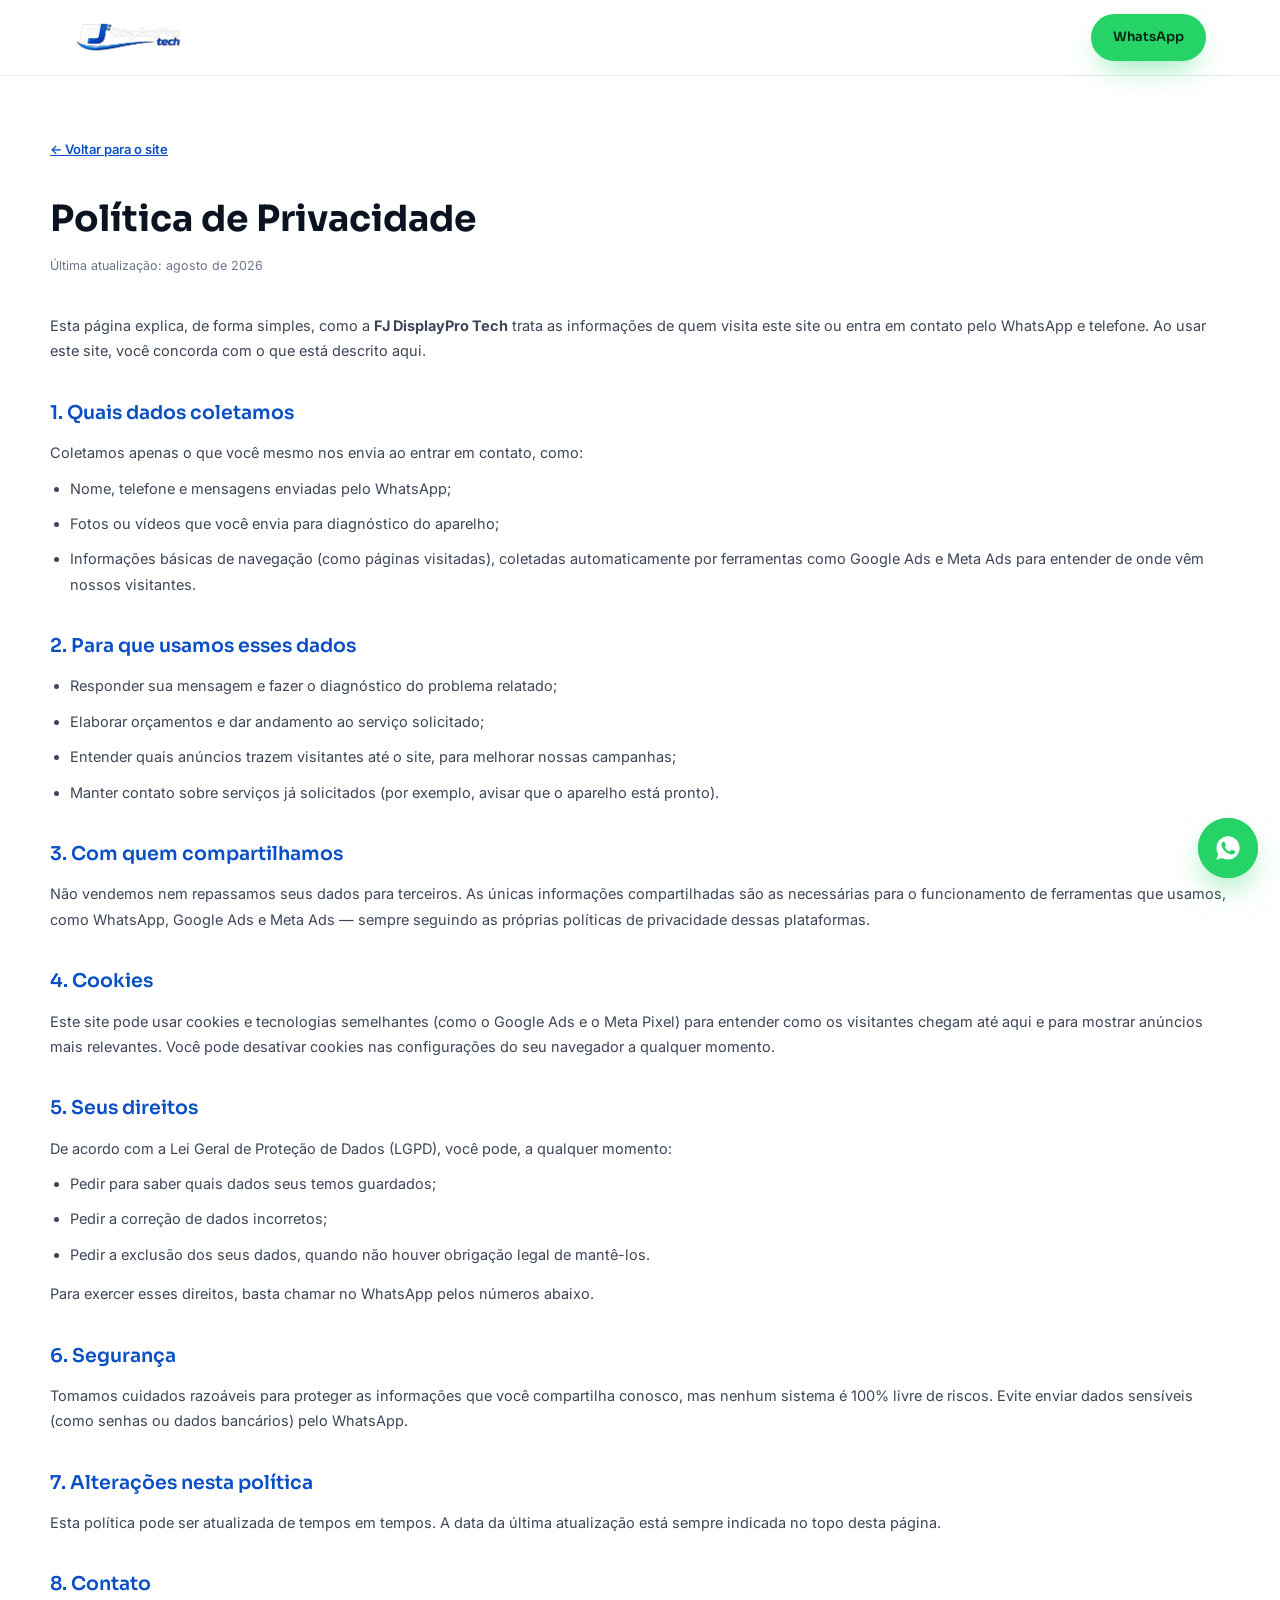
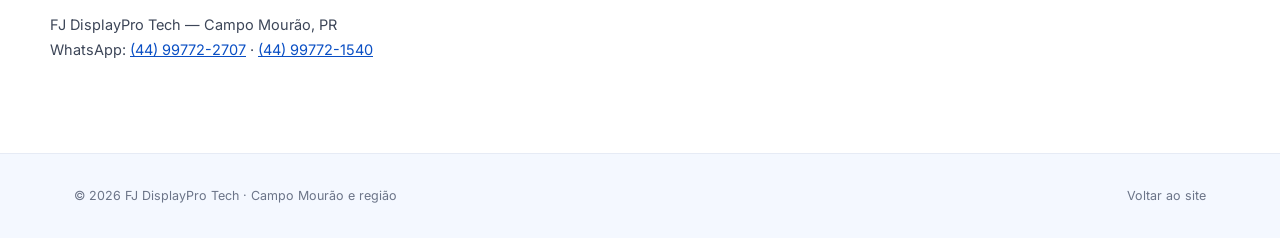
<file: privacidade.html>
<!DOCTYPE html>
<html lang="pt-BR">
<head>
<meta charset="UTF-8">
<meta name="viewport" content="width=device-width, initial-scale=1.0">
<title>Política de Privacidade | FJ DisplayPro Tech</title>
<meta name="description" content="Política de Privacidade da FJ DisplayPro Tech — como tratamos os dados de quem entra em contato pelo site e pelo WhatsApp.">
<meta name="robots" content="noindex">
<link rel="preconnect" href="https://fonts.googleapis.com">
<link href="https://fonts.googleapis.com/css2?family=Sora:wght@500;600;700;800&family=Inter:wght@400;500;600&display=swap" rel="stylesheet">
<link rel="stylesheet" href="style.css">
</head>
<body>

<header>
  <div class="header-inner">
    <a href="index.html"><img class="logo-img" src="logo-mark.png" alt="FJ DisplayPro Tech"></a>
    <a href="https://wa.me/5544997722707" target="_blank" rel="noopener" class="btn btn-primary btn-sm">WhatsApp</a>
  </div>
</header>

<div class="wrap policy">
  <a class="policy-back" href="index.html">← Voltar para o site</a>
  <h1>Política de Privacidade</h1>
  <p class="updated">Última atualização: agosto de 2026</p>

  <p>Esta página explica, de forma simples, como a <strong>FJ DisplayPro Tech</strong> trata as informações de quem visita este site ou entra em contato pelo WhatsApp e telefone. Ao usar este site, você concorda com o que está descrito aqui.</p>

  <h2>1. Quais dados coletamos</h2>
  <p>Coletamos apenas o que você mesmo nos envia ao entrar em contato, como:</p>
  <ul>
    <li>Nome, telefone e mensagens enviadas pelo WhatsApp;</li>
    <li>Fotos ou vídeos que você envia para diagnóstico do aparelho;</li>
    <li>Informações básicas de navegação (como páginas visitadas), coletadas automaticamente por ferramentas como Google Ads e Meta Ads para entender de onde vêm nossos visitantes.</li>
  </ul>

  <h2>2. Para que usamos esses dados</h2>
  <ul>
    <li>Responder sua mensagem e fazer o diagnóstico do problema relatado;</li>
    <li>Elaborar orçamentos e dar andamento ao serviço solicitado;</li>
    <li>Entender quais anúncios trazem visitantes até o site, para melhorar nossas campanhas;</li>
    <li>Manter contato sobre serviços já solicitados (por exemplo, avisar que o aparelho está pronto).</li>
  </ul>

  <h2>3. Com quem compartilhamos</h2>
  <p>Não vendemos nem repassamos seus dados para terceiros. As únicas informações compartilhadas são as necessárias para o funcionamento de ferramentas que usamos, como WhatsApp, Google Ads e Meta Ads — sempre seguindo as próprias políticas de privacidade dessas plataformas.</p>

  <h2>4. Cookies</h2>
  <p>Este site pode usar cookies e tecnologias semelhantes (como o Google Ads e o Meta Pixel) para entender como os visitantes chegam até aqui e para mostrar anúncios mais relevantes. Você pode desativar cookies nas configurações do seu navegador a qualquer momento.</p>

  <h2>5. Seus direitos</h2>
  <p>De acordo com a Lei Geral de Proteção de Dados (LGPD), você pode, a qualquer momento:</p>
  <ul>
    <li>Pedir para saber quais dados seus temos guardados;</li>
    <li>Pedir a correção de dados incorretos;</li>
    <li>Pedir a exclusão dos seus dados, quando não houver obrigação legal de mantê-los.</li>
  </ul>
  <p>Para exercer esses direitos, basta chamar no WhatsApp pelos números abaixo.</p>

  <h2>6. Segurança</h2>
  <p>Tomamos cuidados razoáveis para proteger as informações que você compartilha conosco, mas nenhum sistema é 100% livre de riscos. Evite enviar dados sensíveis (como senhas ou dados bancários) pelo WhatsApp.</p>

  <h2>7. Alterações nesta política</h2>
  <p>Esta política pode ser atualizada de tempos em tempos. A data da última atualização está sempre indicada no topo desta página.</p>

  <h2>8. Contato</h2>
  <p>
    FJ DisplayPro Tech — Campo Mourão, PR<br>
    WhatsApp: <a href="https://wa.me/5544997722707">(44) 99772-2707</a> · <a href="https://wa.me/5544997721540">(44) 99772-1540</a>
  </p>
</div>

<footer>
  <div class="wrap footer-inner">
    <p>© <span id="year"></span> FJ DisplayPro Tech · Campo Mourão e região</p>
    <div class="footer-links">
      <a href="index.html">Voltar ao site</a>
    </div>
  </div>
</footer>

<a class="wa-float" href="https://wa.me/5544997722707" target="_blank" rel="noopener" aria-label="Falar no WhatsApp">
  <svg width="28" height="28" viewBox="0 0 24 24" fill="currentColor"><path d="M12.04 2C6.58 2 2.13 6.45 2.13 11.91c0 1.87.5 3.63 1.44 5.15L2 22l5.09-1.53a9.87 9.87 0 0 0 4.95 1.33h.01c5.46 0 9.9-4.45 9.9-9.9C21.96 6.44 17.5 2 12.04 2zm5.8 14.1c-.24.68-1.4 1.32-1.94 1.4-.5.08-1.12.11-1.8-.11-.42-.14-.96-.31-1.65-.62-2.9-1.25-4.8-4.17-4.94-4.36-.14-.2-1.17-1.56-1.17-2.98 0-1.41.74-2.1 1-2.4.27-.28.58-.35.78-.35.19 0 .38 0 .55.01.18.01.42-.07.65.5.24.58.81 2 .88 2.14.07.14.12.31.02.5-.1.19-.15.3-.3.47-.15.16-.31.36-.44.49-.15.14-.3.3-.13.6.17.29.75 1.24 1.62 2.01 1.11 1 2.05 1.31 2.35 1.46.29.14.46.12.63-.07.17-.19.72-.84.92-1.13.19-.29.39-.24.65-.14.27.1 1.68.79 1.97.94.29.14.48.21.55.33.07.13.07.72-.17 1.4z"/></svg>
</a>

<script src="script.js"></script>
</body>
</html>
</file>
<file: style.css>
/* ============================================================
   FJ DisplayPro Tech — LP moderna, tema claro, alta conversão
   ============================================================ */
:root{
  --bg:#ffffff;
  --bg-soft:#f4f8ff;
  --surface:#ffffff;
  --ink:#0b1220;
  --ink-soft:#3d4658;
  --muted:#6b7488;
  --line:#e6ebf5;
  --blue:#1e7fff;
  --blue-dark:#0a4fc4;
  --blue-light:#eaf2ff;
  --blue-x-light:#f4f8ff;
  --whatsapp:#25d366;
  --whatsapp-dark:#1ebe5b;
  --gold:#ffb020;
  --shadow:0 24px 50px -24px rgba(15,23,60,.20);
  --shadow-sm:0 10px 24px -12px rgba(15,23,60,.14);
  --radius:22px;
  --radius-sm:14px;
  --font-display:'Sora',sans-serif;
  --font-body:'Inter',sans-serif;
}
*{box-sizing:border-box;margin:0;padding:0}
html{scroll-behavior:smooth}
body{
  background:var(--bg);color:var(--ink);font-family:var(--font-body);
  line-height:1.6;min-height:100vh;-webkit-font-smoothing:antialiased;
}
@media(prefers-reduced-motion:reduce){*{animation-duration:.001ms!important;transition-duration:.001ms!important;scroll-behavior:auto!important}}
img{max-width:100%;display:block}
a{color:inherit;text-decoration:none}
button{font-family:inherit;cursor:pointer;background:none;border:none;color:inherit}
:focus-visible{outline:2px solid var(--blue);outline-offset:3px}
.wrap{max-width:1180px;margin:0 auto;padding:0 24px}
.bg-soft{background:var(--bg-soft)}

/* ============================== BOTÕES ============================== */
.btn{
  font-family:var(--font-display);font-size:15px;font-weight:600;
  padding:16px 28px;border-radius:100px;border:2px solid transparent;
  display:inline-flex;align-items:center;justify-content:center;gap:10px;
  transition:.18s transform,.18s box-shadow,.18s background;
}
.btn:active{transform:translateY(1px) scale(.99)}
.btn-primary{background:var(--whatsapp);color:#04240f;box-shadow:0 14px 30px -10px rgba(37,211,102,.55)}
.btn-primary:hover{box-shadow:0 18px 36px -8px rgba(37,211,102,.65);transform:translateY(-1px)}
.btn-outline{border-color:var(--line);color:var(--ink);background:#fff}
.btn-outline:hover{border-color:var(--blue)}
.btn-white{background:#fff;color:var(--blue-dark)}
.btn-white:hover{box-shadow:0 14px 30px -12px rgba(255,255,255,.5)}
.btn-sm{padding:11px 20px;font-size:13px}
.btn-lg{padding:19px 34px;font-size:16.5px}

/* ============================== HEADER ============================== */
header{
  position:sticky;top:0;z-index:40;background:rgba(255,255,255,.85);
  backdrop-filter:blur(12px);border-bottom:1px solid var(--line);
}
.header-inner{display:flex;align-items:center;justify-content:space-between;padding:14px 24px;max-width:1180px;margin:0 auto;gap:16px}
.logo-img{height:32px;width:auto;display:block}
@media(max-width:480px){.logo-img{height:26px}}

/* ============================== HERO ============================== */
.hero{padding:60px 0 90px;position:relative;overflow:hidden}
.hero::before{
  content:"";position:absolute;top:-160px;right:-160px;width:480px;height:480px;border-radius:50%;
  background:radial-gradient(circle, rgba(30,127,255,.14), transparent 70%);pointer-events:none;
}
.hero::after{
  content:"";position:absolute;bottom:-200px;left:-140px;width:420px;height:420px;border-radius:50%;
  background:radial-gradient(circle, rgba(255,176,32,.10), transparent 70%);pointer-events:none;
}
.hero-grid{position:relative;z-index:1;display:grid;grid-template-columns:1.05fr .95fr;gap:56px;align-items:center}
@media(max-width:960px){.hero-grid{grid-template-columns:1fr;gap:40px}}

.badge-pill{
  display:inline-flex;align-items:center;gap:8px;background:var(--blue-light);color:var(--blue-dark);
  font-family:var(--font-display);font-size:13px;font-weight:600;padding:9px 16px;border-radius:100px;margin-bottom:22px;
}
.badge-pill svg{flex:0 0 auto}

.hero h1{
  font-family:var(--font-display);font-weight:700;font-size:clamp(32px,4.6vw,54px);
  line-height:1.08;letter-spacing:-.02em;color:var(--ink);margin-bottom:16px;
}
.hero h1 .accent{color:var(--blue)}
.hero .sub{font-family:var(--font-display);font-weight:600;font-size:clamp(17px,2vw,21px);color:var(--ink-soft);margin-bottom:18px}
.hero p.lead{color:var(--muted);font-size:16.5px;max-width:50ch;margin-bottom:28px}

.cta-row{display:flex;gap:14px;flex-wrap:wrap;align-items:center}
.hero .micro{font-family:var(--font-body);font-size:13.5px;color:var(--muted);margin-top:16px}
.hero .micro b{color:var(--blue-dark);font-weight:600}

.trust-chips{display:flex;gap:10px;flex-wrap:wrap;margin-top:30px}
.trust-chip{display:flex;align-items:center;gap:7px;background:#fff;border:1px solid var(--line);border-radius:100px;padding:8px 14px;font-size:12.5px;color:var(--ink-soft);box-shadow:var(--shadow-sm)}
.trust-chip svg{color:var(--blue);flex:0 0 auto}

.hero-photo-wrap{position:relative}
.hero-photo{border-radius:28px;overflow:hidden;box-shadow:var(--shadow);aspect-ratio:4/5;position:relative}
.hero-photo img{width:100%;height:100%;object-fit:cover}
.float-card{
  position:absolute;background:#fff;border-radius:16px;box-shadow:var(--shadow);
  padding:14px 18px;display:flex;align-items:center;gap:12px;z-index:2;
}
.float-card.stat{bottom:-20px;left:-24px}
.float-card.stat .num{font-family:var(--font-display);font-weight:700;font-size:22px;color:var(--blue)}
.float-card.stat .lbl{font-size:11.5px;color:var(--muted);line-height:1.3}
.float-card.rating{top:24px;right:-18px}
.float-card.rating .stars{display:flex;gap:2px;color:var(--gold)}
.float-card.rating span{display:block;font-size:11px;color:var(--muted);margin-top:2px}
@media(max-width:600px){.float-card{padding:10px 14px}.float-card.stat{left:8px;bottom:-16px}.float-card.rating{right:8px;top:14px}}

/* ============================== SECTION SHELL ============================== */
section{padding:88px 0}
.section-head{max-width:680px;margin-bottom:44px}
.eyebrow{
  display:inline-flex;align-items:center;gap:9px;font-family:var(--font-display);font-weight:600;
  font-size:13px;color:var(--blue-dark);margin-bottom:14px;
}
.eyebrow::before{content:"";width:22px;height:2px;background:var(--blue);border-radius:2px}
.section-head h2{font-family:var(--font-display);font-weight:700;font-size:clamp(26px,3.4vw,38px);line-height:1.18;color:var(--ink)}
.section-head p{color:var(--muted);margin-top:14px;font-size:16px}
.center{text-align:center;margin-left:auto;margin-right:auto}

/* ============================== PROBLEMAS ============================== */
.problems-card{background:#fff;border-radius:var(--radius);box-shadow:var(--shadow);padding:44px;max-width:900px}
@media(max-width:600px){.problems-card{padding:28px 22px}}
.problems-grid{display:grid;grid-template-columns:repeat(2,1fr);gap:14px}
@media(max-width:640px){.problems-grid{grid-template-columns:1fr}}
.problem-pill{
  display:flex;align-items:center;gap:12px;background:var(--bg-soft);border-radius:14px;
  padding:15px 16px;font-size:14.5px;font-weight:500;color:var(--ink);transition:.15s;
}
.problem-pill:hover{background:var(--blue-light);gap:15px}
.problem-pill .ic{
  width:30px;height:30px;border-radius:50%;background:var(--blue);color:#fff;flex:0 0 auto;
  display:flex;align-items:center;justify-content:center;
}
.note-box{color:var(--muted);font-size:13.5px;margin-top:22px;max-width:60ch}
.center-cta{text-align:center;margin-top:34px}

/* ============================== PROCESSO ============================== */
.process-track{display:flex;gap:0;overflow-x:auto;padding-bottom:6px}
.process-node{flex:1 1 160px;min-width:140px;text-align:center;padding:0 8px;position:relative}
.process-node .circle{
  width:52px;height:52px;border-radius:50%;background:var(--blue-light);color:var(--blue-dark);
  display:flex;align-items:center;justify-content:center;font-family:var(--font-display);font-weight:700;font-size:18px;
  margin:0 auto 12px;
}
.process-node span{font-size:12.5px;color:var(--ink-soft);font-weight:500}
.process-note{color:var(--muted);font-size:15px;max-width:64ch;margin-top:30px}
.process-note strong{color:var(--ink)}

/* ============================== SERVIÇOS ============================== */
.services-grid{display:grid;grid-template-columns:repeat(4,1fr);gap:20px}
@media(max-width:960px){.services-grid{grid-template-columns:repeat(2,1fr)}}
@media(max-width:520px){.services-grid{grid-template-columns:1fr}}
.service-card{background:#fff;border-radius:var(--radius);box-shadow:var(--shadow-sm);padding:28px 24px;transition:.2s transform,.2s box-shadow}
.service-card:hover{transform:translateY(-4px);box-shadow:var(--shadow)}
.service-card .ic{
  width:48px;height:48px;border-radius:14px;background:var(--blue-light);color:var(--blue-dark);
  display:flex;align-items:center;justify-content:center;margin-bottom:16px;
}
.service-card h3{font-family:var(--font-display);font-size:16px;font-weight:600;margin-bottom:8px}
.service-card p{color:var(--muted);font-size:13.5px}

/* ============================== FAIXA DIFERENCIAL (contraste) ============================== */
.why-band{
  background:linear-gradient(135deg, var(--blue-dark), var(--blue) 70%);
  border-radius:32px;padding:56px 44px;color:#fff;position:relative;overflow:hidden;
}
.why-band::before{content:"";position:absolute;top:-100px;right:-100px;width:300px;height:300px;border-radius:50%;background:rgba(255,255,255,.08)}
@media(max-width:600px){.why-band{padding:36px 26px;border-radius:24px}}
.why-band h2{font-family:var(--font-display);font-size:clamp(24px,3vw,30px);font-weight:700;margin-bottom:28px;text-align:center;position:relative;z-index:1}
.why-list{display:grid;grid-template-columns:repeat(2,1fr);gap:16px 30px;max-width:820px;margin:0 auto;position:relative;z-index:1}
@media(max-width:700px){.why-list{grid-template-columns:1fr}}
.why-item{display:flex;align-items:center;gap:12px;font-size:15px;font-weight:500}
.why-item .ic{width:26px;height:26px;border-radius:50%;background:rgba(255,255,255,.18);display:flex;align-items:center;justify-content:center;flex:0 0 auto}
.why-disclaimer{
  margin-top:32px;padding-top:24px;border-top:1px solid rgba(255,255,255,.22);
  text-align:center;font-size:13px;max-width:60ch;margin-left:auto;margin-right:auto;color:rgba(255,255,255,.85);position:relative;z-index:1;
}
.why-disclaimer strong{color:#fff}

/* ============================== COMPARAÇÃO ============================== */
.compare-card{background:#fff;border-radius:var(--radius);box-shadow:var(--shadow);overflow:hidden}
.compare-table{width:100%;border-collapse:collapse}
.compare-table th,.compare-table td{padding:20px 24px;text-align:left;font-size:15px}
.compare-table th{font-family:var(--font-display);font-size:12px;text-transform:uppercase;letter-spacing:.05em;color:var(--muted);background:var(--bg-soft)}
.compare-table td{color:var(--muted);border-top:1px solid var(--line)}
.compare-table tr.highlight td{background:var(--blue-light);color:var(--ink);font-weight:600}
.compare-table tr.highlight td:first-child{color:var(--blue-dark);font-family:var(--font-display)}
@media(max-width:640px){.compare-table{font-size:13px}.compare-table th,.compare-table td{padding:14px 14px}}
.compare-cta{margin-top:30px;text-align:center}

/* ============================== ANTES/DEPOIS ============================== */
.cases-row{display:grid;grid-template-columns:repeat(3,1fr);gap:24px}
@media(max-width:900px){.cases-row{grid-template-columns:1fr}}
.case{background:#fff;border-radius:var(--radius);box-shadow:var(--shadow-sm);overflow:hidden}
.compare{position:relative;aspect-ratio:4/3;overflow:hidden;user-select:none;background:var(--bg-soft)}
.compare img{width:100%;height:100%;object-fit:cover;position:absolute;inset:0}
.compare .after{clip-path:inset(0 0 0 var(--pos,50%))}
.compare .seam{position:absolute;top:0;bottom:0;left:var(--pos,50%);width:3px;background:#fff;box-shadow:0 0 0 1px rgba(0,0,0,.08);transform:translateX(-1.5px)}
.compare .handle{
  position:absolute;top:50%;left:var(--pos,50%);transform:translate(-50%,-50%);width:40px;height:40px;border-radius:50%;
  background:#fff;display:flex;align-items:center;justify-content:center;color:var(--blue-dark);
  box-shadow:var(--shadow-sm);pointer-events:none;
}
.compare .tag{position:absolute;top:12px;font-family:var(--font-display);font-size:11px;font-weight:600;padding:6px 12px;border-radius:100px;z-index:3}
.compare .tag-before{left:12px;background:rgba(255,255,255,.92);color:#c0392b}
.compare .tag-after{right:12px;background:rgba(255,255,255,.92);color:var(--blue-dark)}
.compare input[type=range]{position:absolute;inset:0;width:100%;height:100%;opacity:0;cursor:ew-resize;margin:0}
.case-body{padding:18px 20px 22px}
.case-body h3{font-family:var(--font-display);font-size:15px;font-weight:600;margin-bottom:5px}
.case-body p{color:var(--muted);font-size:12.5px}

/* ============================== COMO FUNCIONA ============================== */
.steps-track{position:relative;max-width:720px}
.steps-track::before{content:"";position:absolute;left:25px;top:14px;bottom:14px;width:2px;background:var(--line)}
.step-row{display:flex;gap:22px;align-items:flex-start;padding:22px 0;position:relative}
.step-row .n{
  width:52px;height:52px;border-radius:50%;background:#fff;border:2px solid var(--blue);color:var(--blue-dark);
  font-family:var(--font-display);font-weight:700;font-size:19px;flex:0 0 auto;
  display:flex;align-items:center;justify-content:center;box-shadow:var(--shadow-sm);position:relative;z-index:1;
}
.step-row h3{font-family:var(--font-display);font-size:16.5px;font-weight:600;margin-bottom:4px;padding-top:8px}
.step-row p{color:var(--muted);font-size:14px;margin:0}

/* ============================== PROVA SOCIAL ============================== */
.review-summary{display:flex;align-items:center;gap:16px;flex-wrap:wrap;margin-bottom:30px}
.review-summary .stars{display:flex;gap:2px;color:var(--gold)}
.review-summary span{font-size:13px;color:var(--muted)}
.reviews-grid{display:grid;grid-template-columns:repeat(3,1fr);gap:20px}
@media(max-width:900px){.reviews-grid{grid-template-columns:1fr}}
.review-card{background:#fff;border-radius:var(--radius);box-shadow:var(--shadow-sm);padding:26px;position:relative}
.review-card .quote-ic{color:var(--blue-light);margin-bottom:10px}
.review-card .rtag{font-family:var(--font-display);font-size:11px;font-weight:600;color:var(--blue-dark);background:var(--blue-light);display:inline-block;padding:5px 12px;border-radius:100px;margin-bottom:12px}
.review-card p{color:var(--muted);font-size:14px}

/* ============================== FAQ ============================== */
.faq{max-width:760px;display:flex;flex-direction:column;gap:12px}
.faq details{background:#fff;border-radius:16px;box-shadow:var(--shadow-sm);padding:20px 24px}
.faq summary{
  font-family:var(--font-display);font-size:16px;font-weight:600;cursor:pointer;
  list-style:none;display:flex;justify-content:space-between;align-items:center;gap:16px;color:var(--ink);
}
.faq summary::-webkit-details-marker{display:none}
.faq summary::after{
  content:"+";font-family:var(--font-display);font-size:20px;color:var(--blue);flex:0 0 auto;
  transition:.2s transform;width:26px;height:26px;border-radius:50%;background:var(--blue-light);
  display:flex;align-items:center;justify-content:center;
}
.faq details[open] summary::after{transform:rotate(45deg)}
.faq .a{color:var(--muted);font-size:14.5px;margin-top:14px;max-width:64ch}

/* ============================== CTA FINAL ============================== */
.final-cta{
  background:linear-gradient(135deg, var(--blue-dark), var(--blue) 75%);
  border-radius:32px;padding:70px 44px;text-align:center;color:#fff;position:relative;overflow:hidden;
}
.final-cta::before{content:"";position:absolute;top:-140px;left:-100px;width:360px;height:360px;border-radius:50%;background:rgba(255,255,255,.08)}
.final-cta::after{content:"";position:absolute;bottom:-140px;right:-100px;width:360px;height:360px;border-radius:50%;background:rgba(255,176,32,.10)}
@media(max-width:600px){.final-cta{padding:44px 24px;border-radius:24px}}
.final-cta .inner{position:relative;z-index:1}
.final-cta h2{font-family:var(--font-display);font-size:clamp(26px,4.2vw,42px);font-weight:700;max-width:20ch;margin:0 auto 18px;line-height:1.16}
.final-cta p{opacity:.92;font-size:16px;max-width:54ch;margin:0 auto 30px}
.final-cta .area{justify-content:center;margin-top:22px;opacity:.85}
.area{display:flex;align-items:center;gap:8px;font-size:13px}
.seo-note{font-size:11px;color:var(--muted);opacity:.6;text-align:center;padding-top:26px}

/* ============================== FOOTER ============================== */
footer{border-top:1px solid var(--line);padding:32px 0;background:var(--bg-soft)}
.footer-inner{display:flex;justify-content:space-between;align-items:center;flex-wrap:wrap;gap:14px}
.footer-inner p{font-size:12.5px;color:var(--muted)}
.footer-links{display:flex;gap:20px;flex-wrap:wrap}
.footer-links a{font-size:12.5px;color:var(--muted);transition:.15s}
.footer-links a:hover{color:var(--blue)}

/* ============================== PÁGINA DE POLÍTICA ============================== */
.policy{padding:60px 0 80px}
.policy h1{font-family:var(--font-display);font-size:clamp(26px,3.4vw,36px);margin-bottom:8px;font-weight:700}
.policy .updated{font-size:12.5px;color:var(--muted);margin-bottom:36px}
.policy h2{font-family:var(--font-display);font-size:19px;margin:34px 0 12px;color:var(--blue-dark);font-weight:600}
.policy p,.policy li{color:var(--ink-soft);font-size:14.5px;line-height:1.75;margin-bottom:10px}
.policy ul{padding-left:20px;margin-bottom:14px}
.policy a{color:var(--blue-dark);text-decoration:underline}
.policy-back{display:inline-flex;align-items:center;gap:8px;font-size:13px;color:var(--blue-dark);margin-bottom:30px;font-weight:600}

/* ============================== BOLHA FLUTUANTE WHATSAPP ============================== */
.wa-float{
  position:fixed;right:22px;bottom:22px;z-index:60;
  width:60px;height:60px;border-radius:50%;background:var(--whatsapp);
  display:flex;align-items:center;justify-content:center;color:#fff;
  box-shadow:0 14px 32px -8px rgba(37,211,102,.55);
}
.wa-float::before{
  content:"";position:absolute;inset:0;border-radius:50%;background:var(--whatsapp);
  animation:waPulse 2.2s ease-out infinite;z-index:-1;
}
@keyframes waPulse{0%{transform:scale(1);opacity:.55}100%{transform:scale(1.9);opacity:0}}
@media(max-width:768px){.wa-float{right:16px;bottom:16px;width:56px;height:56px}}

/* ============================== RESPONSIVO GERAL ============================== */
@media(max-width:768px){
  .wrap{padding:0 18px}
  section{padding:60px 0}
  .hero{padding:40px 0 70px}
}
</file>
